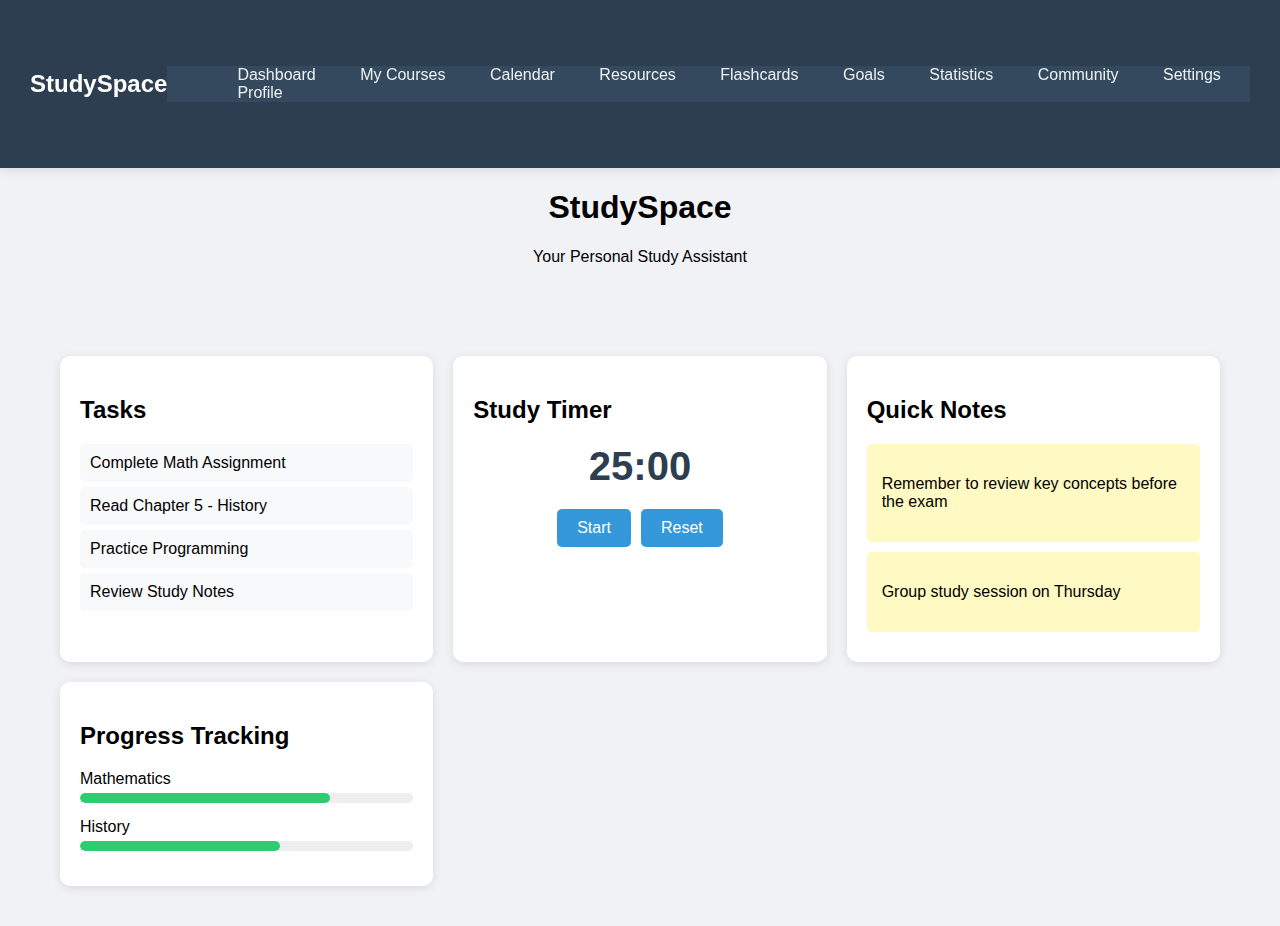
<file: index.html>
<!DOCTYPE html>
<html lang="en">
<head>
    <meta charset="UTF-8">
    <meta name="viewport" content="width=device-width, initial-scale=1.0">
    <title>StudySpace - Personal Study Assistant</title>
    <link rel="stylesheet" href="css/common.css">
    <link rel="stylesheet" href="css/dashboard.css">
</head>
<body>
    <nav style="display: flex; align-items: center;" class="main-nav">
        <div class="nav-logo">StudySpace</div>
        <ul class="nav-links">
            <li><a href="index.html" class="active">Dashboard</a></li>
            <li><a href="courses.html">My Courses</a></li>
            <li><a href="calendar.html">Calendar</a></li>
            <li><a href="resources.html">Resources</a></li>
            <li><a href="flashcards.html">Flashcards</a></li>
            <li><a href="goals.html">Goals</a></li>
            <li><a href="statistics.html">Statistics</a></li>
            <li><a href="community.html">Community</a></li>
            <li><a href="settings.html">Settings</a></li>
            <li><a href="profile.html">Profile</a></li>
        </ul>
    </nav>

    <div class="container">
        <header>
            <h1>StudySpace</h1>
            <p class="subtitle">Your Personal Study Assistant</p>
        </header>

        <div class="dashboard">
            <div class="widget tasks">
                <h2>Tasks</h2>
                <ul class="task-list">
                    <li>Complete Math Assignment</li>
                    <li>Read Chapter 5 - History</li>
                    <li>Practice Programming</li>
                    <li>Review Study Notes</li>
                </ul>
            </div>

            <div class="widget timer">
                <h2>Study Timer</h2>
                <div class="timer-display">25:00</div>
                <div class="timer-controls">
                    <button class="start">Start</button>
                    <button class="reset">Reset</button>
                </div>
            </div>

            <div class="widget notes">
                <h2>Quick Notes</h2>
                <div class="note">
                    <p>Remember to review key concepts before the exam</p>
                </div>
                <div class="note">
                    <p>Group study session on Thursday</p>
                </div>
            </div>

            <div class="widget progress">
                <h2>Progress Tracking</h2>
                <div class="progress-item">
                    <span>Mathematics</span>
                    <div class="progress-bar">
                        <div class="progress-fill" style="width: 75%"></div>
                    </div>
                </div>
                <div class="progress-item">
                    <span>History</span>
                    <div class="progress-bar">
                        <div class="progress-fill" style="width: 60%"></div>
                    </div>
                </div>
            </div>
        </div>
    </div>
</body>
</html>
</file>
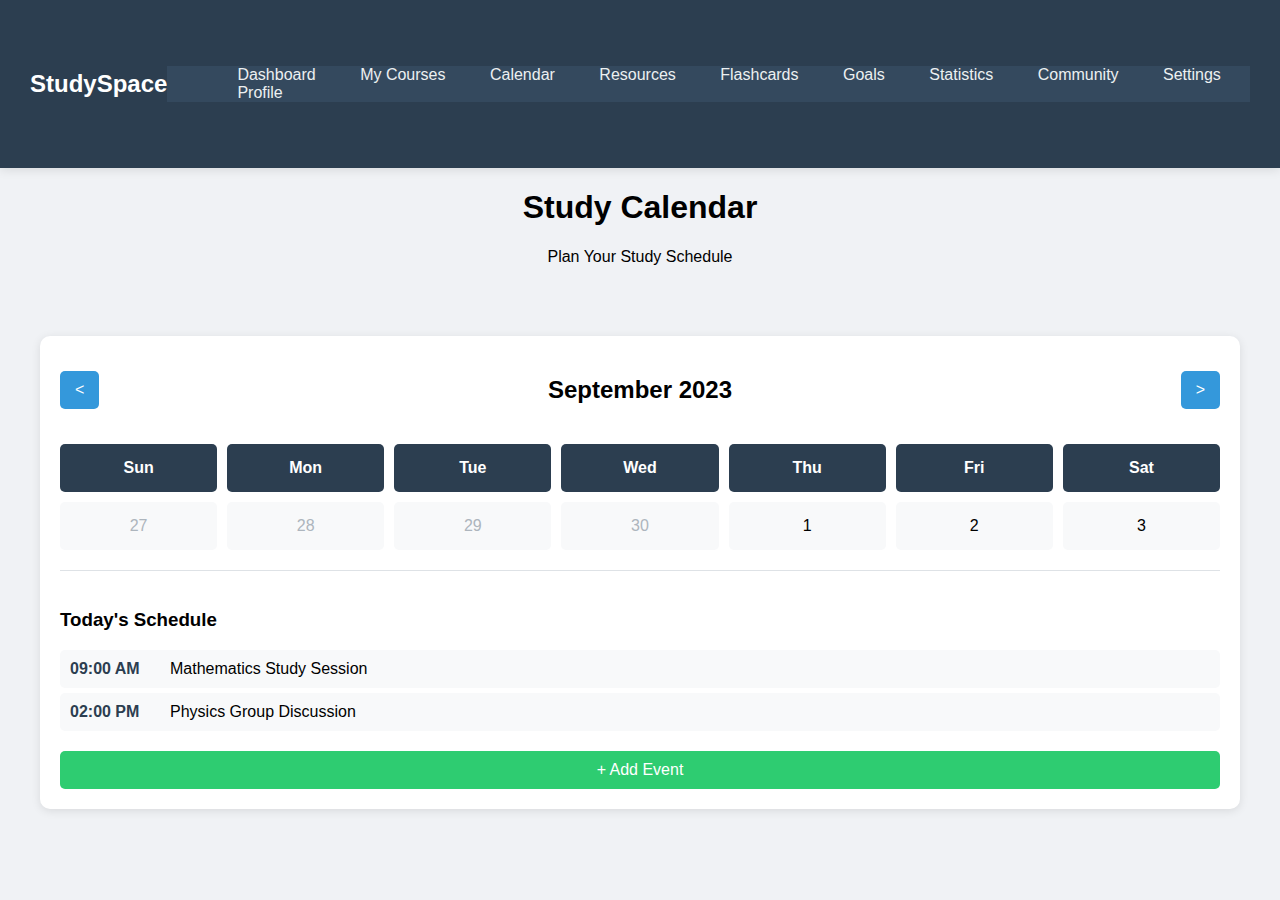
<file: calendar.html>
<!DOCTYPE html>
<html lang="en">
<head>
    <meta charset="UTF-8">
    <meta name="viewport" content="width=device-width, initial-scale=1.0">
    <title>Calendar - StudySpace</title>
    <link rel="stylesheet" href="css/common.css">
    <link rel="stylesheet" href="css/calendar.css">
</head>
<body>
    <nav style="display: flex; justify-content: center; align-items: center;" class="main-nav">
        <div class="nav-logo">StudySpace</div>
        <ul class="nav-links">
            <li><a href="index.html">Dashboard</a></li>
            <li><a href="courses.html" class="active">My Courses</a></li>
            <li><a href="calendar.html">Calendar</a></li>
            <li><a href="resources.html">Resources</a></li>
            <li><a href="flashcards.html">Flashcards</a></li>
            <li><a href="goals.html">Goals</a></li>
            <li><a href="statistics.html">Statistics</a></li>
            <li><a href="community.html">Community</a></li>
            <li><a href="settings.html">Settings</a></li>
            <li><a href="profile.html">Profile</a></li>
        </ul>
    </nav>

    <div class="container">
        <header>
            <h1>Study Calendar</h1>
            <p class="subtitle">Plan Your Study Schedule</p>
        </header>

        <div class="calendar-container">
            <div class="calendar-header">
                <button class="month-nav">&lt;</button>
                <h2>September 2023</h2>
                <button class="month-nav">&gt;</button>
            </div>

            <div class="calendar-grid">
                <div class="calendar-day header">Sun</div>
                <div class="calendar-day header">Mon</div>
                <div class="calendar-day header">Tue</div>
                <div class="calendar-day header">Wed</div>
                <div class="calendar-day header">Thu</div>
                <div class="calendar-day header">Fri</div>
                <div class="calendar-day header">Sat</div>

                <!-- Calendar days -->
                <div class="calendar-day inactive">27</div>
                <div class="calendar-day inactive">28</div>
                <div class="calendar-day inactive">29</div>
                <div class="calendar-day inactive">30</div>
                <div class="calendar-day">1</div>
                <div class="calendar-day">2</div>
                <div class="calendar-day">3</div>
                <!-- More days... -->
            </div>

            <div class="events-list">
                <h3>Today's Schedule</h3>
                <div class="event">
                    <span class="event-time">09:00 AM</span>
                    <span class="event-title">Mathematics Study Session</span>
                </div>
                <div class="event">
                    <span class="event-time">02:00 PM</span>
                    <span class="event-title">Physics Group Discussion</span>
                </div>
                <button class="add-event-btn">+ Add Event</button>
            </div>
        </div>
    </div>
</body>
</html>
</file>
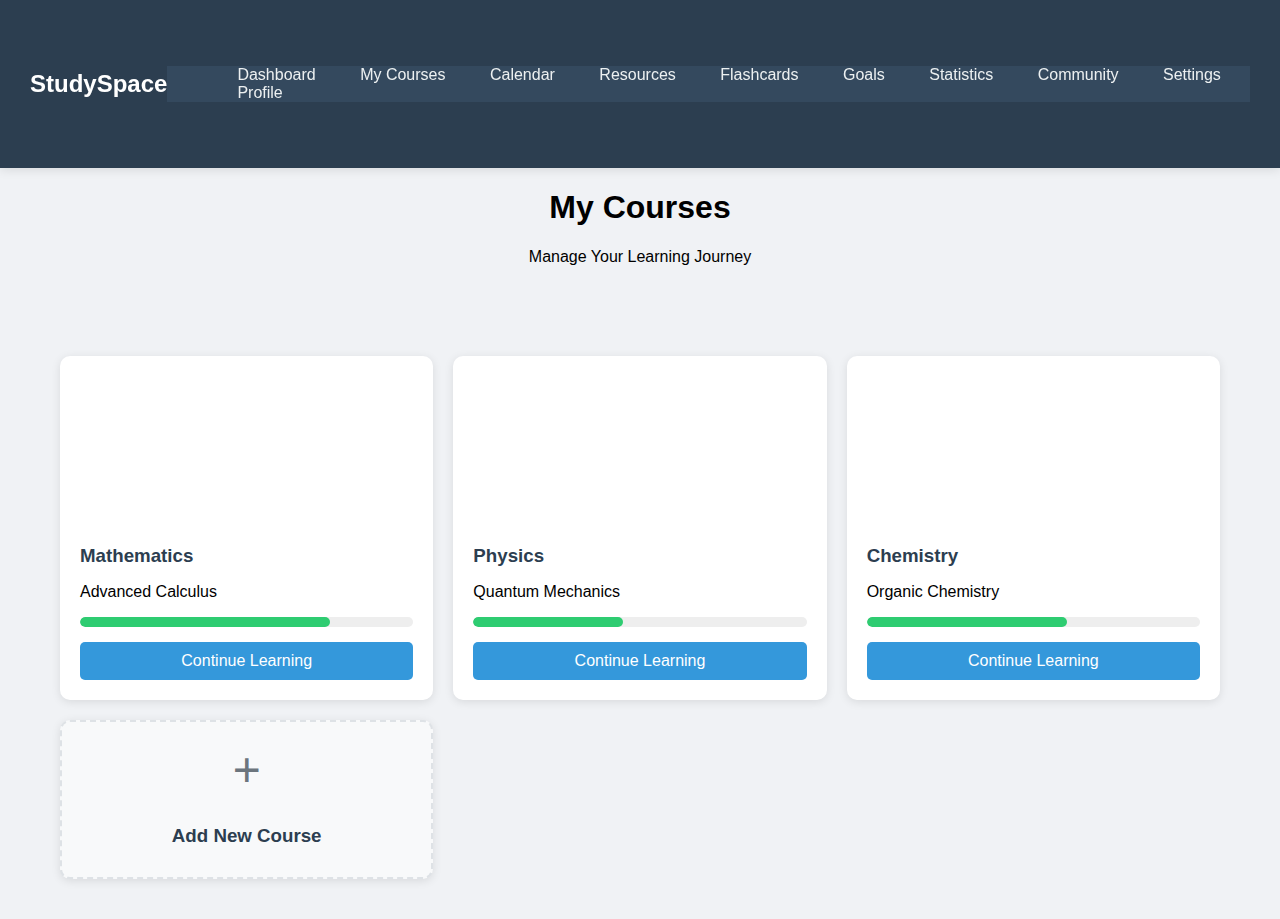
<file: courses.html>
<!DOCTYPE html>
<html lang="en">
<head>
    <meta charset="UTF-8">
    <meta name="viewport" content="width=device-width, initial-scale=1.0">
    <title>My Courses - StudySpace</title>
    <link rel="stylesheet" href="css/common.css">
    <link rel="stylesheet" href="css/courses.css">
</head>
<body>
    <nav style="display: flex; justify-content: center; align-items: center;" class="main-nav">
        <div class="nav-logo">StudySpace</div>
        <ul class="nav-links">
            <li><a href="index.html">Dashboard</a></li>
            <li><a href="courses.html" class="active">My Courses</a></li>
            <li><a href="calendar.html">Calendar</a></li>
            <li><a href="resources.html">Resources</a></li>
            <li><a href="flashcards.html">Flashcards</a></li>
            <li><a href="goals.html">Goals</a></li>
            <li><a href="statistics.html">Statistics</a></li>
            <li><a href="community.html">Community</a></li>
            <li><a href="settings.html">Settings</a></li>
            <li><a href="profile.html">Profile</a></li>
        </ul>
    </nav>

    <div class="container">
        <header>
            <h1>My Courses</h1>
            <p class="subtitle">Manage Your Learning Journey</p>
        </header>

        <div class="courses-grid">
            <div class="course-card">
                <div class="course-image mathematics"></div>
                <h3>Mathematics</h3>
                <p>Advanced Calculus</p>
                <div class="progress-bar">
                    <div class="progress-fill" style="width: 75%"></div>
                </div>
                <button class="continue-btn">Continue Learning</button>
            </div>

            <div class="course-card">
                <div class="course-image physics"></div>
                <h3>Physics</h3>
                <p>Quantum Mechanics</p>
                <div class="progress-bar">
                    <div class="progress-fill" style="width: 45%"></div>
                </div>
                <button class="continue-btn">Continue Learning</button>
            </div>

            <div class="course-card">
                <div class="course-image chemistry"></div>
                <h3>Chemistry</h3>
                <p>Organic Chemistry</p>
                <div class="progress-bar">
                    <div class="progress-fill" style="width: 60%"></div>
                </div>
                <button class="continue-btn">Continue Learning</button>
            </div>

            <div class="course-card add-course">
                <div class="add-icon">+</div>
                <h3>Add New Course</h3>
            </div>
        </div>
    </div>
</body>
</html>
</file>
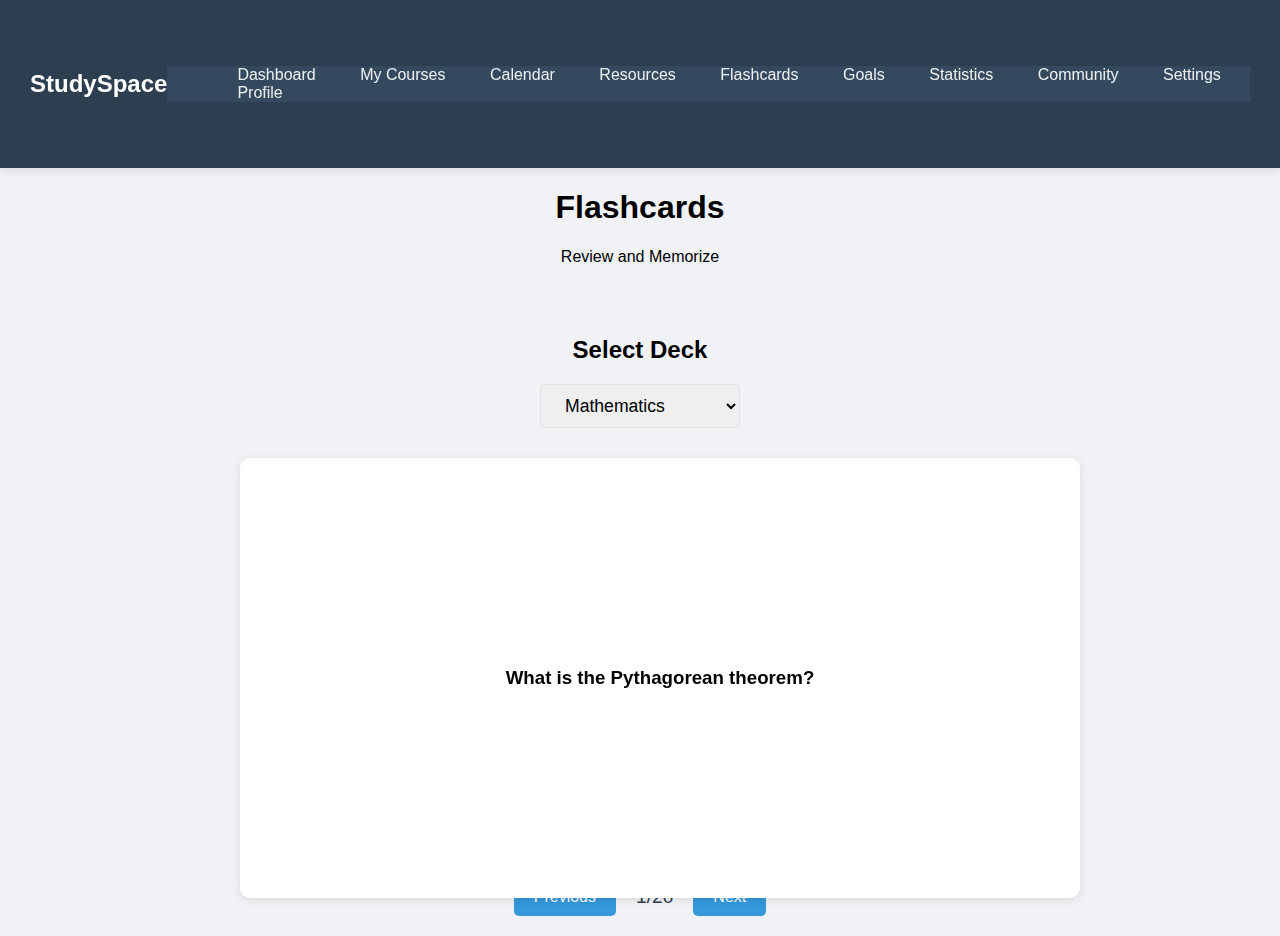
<file: flashcards.html>
<!DOCTYPE html>
<html lang="en">
<head>
    <meta charset="UTF-8">
    <meta name="viewport" content="width=device-width, initial-scale=1.0">
    <title>Flashcards - StudySpace</title>
    <link rel="stylesheet" href="css/common.css">
    <link rel="stylesheet" href="css/flashcards.css">
</head>
<body>
    <nav style="display: flex; justify-content: center; align-items: center;" class="main-nav">
        <!-- Same navigation as other pages -->
        <div class="nav-logo">StudySpace</div>
        <ul class="nav-links">
            <li><a href="index.html">Dashboard</a></li>
            <li><a href="courses.html" class="active">My Courses</a></li>
            <li><a href="calendar.html">Calendar</a></li>
            <li><a href="resources.html">Resources</a></li>
            <li><a href="flashcards.html">Flashcards</a></li>
            <li><a href="goals.html">Goals</a></li>
            <li><a href="statistics.html">Statistics</a></li>
            <li><a href="community.html">Community</a></li>
            <li><a href="settings.html">Settings</a></li>
            <li><a href="profile.html">Profile</a></li>
        </ul>
    </nav>

    <div class="container">
        <header>
            <h1>Flashcards</h1>
            <p class="subtitle">Review and Memorize</p>
        </header>

        <div class="flashcards-container">
            <div class="deck-selection">
                <h2>Select Deck</h2>
                <select class="deck-select">
                    <option>Mathematics</option>
                    <option>Physics</option>
                    <option>Chemistry</option>
                </select>
            </div>

            <div class="flashcard">
                <div class="flashcard-inner">
                    <div class="flashcard-front">
                        <h3>What is the Pythagorean theorem?</h3>
                    </div>
                    <div class="flashcard-back">
                        <p>a² + b² = c²</p>
                        <p>In a right triangle, the square of the hypotenuse equals the sum of squares of the other two sides.</p>
                    </div>
                </div>
            </div>

            <div class="flashcard-controls">
                <button class="prev-btn">Previous</button>
                <span class="card-counter">1/20</span>
                <button class="next-btn">Next</button>
            </div>
        </div>
    </div>
</body>
</html>
</file>
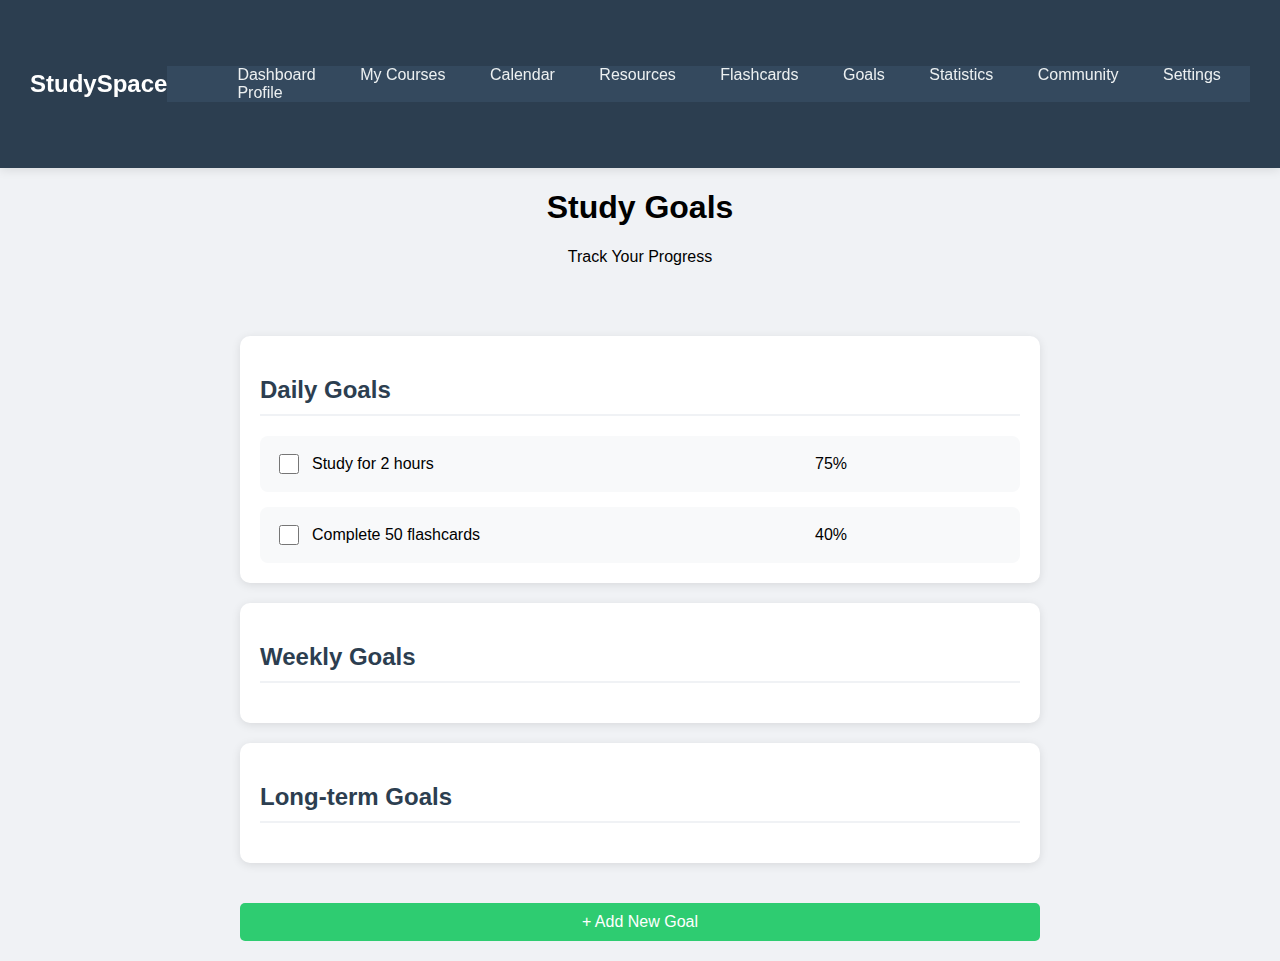
<file: goals.html>
<!DOCTYPE html>
<html lang="en">
<head>
    <meta charset="UTF-8">
    <meta name="viewport" content="width=device-width, initial-scale=1.0">
    <title>Goals - StudySpace</title>
    <link rel="stylesheet" href="css/common.css">
    <link rel="stylesheet" href="css/goals.css">
</head>
<body>
    <nav style="display: flex; justify-content: center; align-items: center;" class="main-nav">
        <!-- Same navigation as other pages -->
        <div class="nav-logo">StudySpace</div>
        <ul class="nav-links">
            <li><a href="index.html">Dashboard</a></li>
            <li><a href="courses.html" class="active">My Courses</a></li>
            <li><a href="calendar.html">Calendar</a></li>
            <li><a href="resources.html">Resources</a></li>
            <li><a href="flashcards.html">Flashcards</a></li>
            <li><a href="goals.html">Goals</a></li>
            <li><a href="statistics.html">Statistics</a></li>
            <li><a href="community.html">Community</a></li>
            <li><a href="settings.html">Settings</a></li>
            <li><a href="profile.html">Profile</a></li>
        </ul>
    </nav>

    <div class="container">
        <header>
            <h1>Study Goals</h1>
            <p class="subtitle">Track Your Progress</p>
        </header>

        <div class="goals-container">
            <div class="goals-section">
                <h2>Daily Goals</h2>
                <div class="goal-list">
                    <div class="goal-item">
                        <div class="goal-check">
                            <input type="checkbox" id="goal1">
                            <label for="goal1">Study for 2 hours</label>
                        </div>
                        <div class="goal-progress">
                            <div class="progress-bar">
                                <div class="progress-fill" style="width: 75%"></div>
                            </div>
                            <span>75%</span>
                        </div>
                    </div>
                    <div class="goal-item">
                        <div class="goal-check">
                            <input type="checkbox" id="goal2">
                            <label for="goal2">Complete 50 flashcards</label>
                        </div>
                        <div class="goal-progress">
                            <div class="progress-bar">
                                <div class="progress-fill" style="width: 40%"></div>
                            </div>
                            <span>40%</span>
                        </div>
                    </div>
                </div>
            </div>

            <div class="goals-section">
                <h2>Weekly Goals</h2>
                <div class="goal-list">
                    <!-- Similar structure as daily goals -->
                </div>
            </div>

            <div class="goals-section">
                <h2>Long-term Goals</h2>
                <div class="goal-list">
                    <!-- Similar structure as daily goals -->
                </div>
            </div>

            <button class="add-goal-btn">+ Add New Goal</button>
        </div>
    </div>
</body>
</html>
</file>
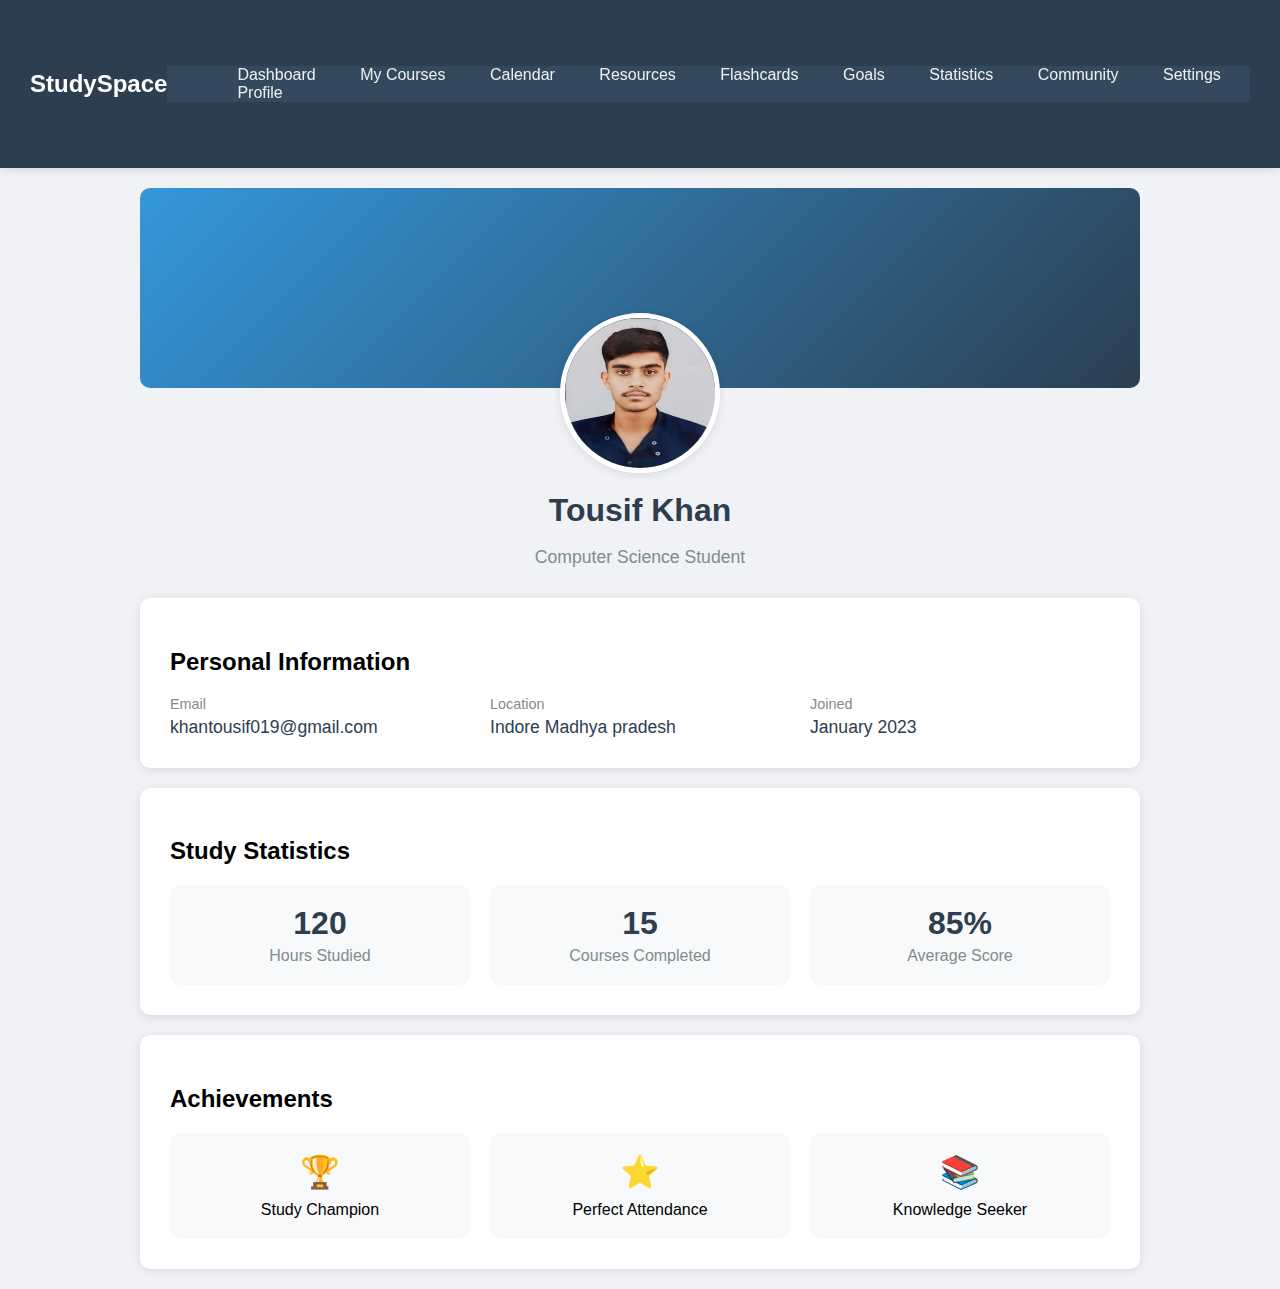
<file: profile.html>
<!DOCTYPE html>
<html lang="en">
<head>
    <meta charset="UTF-8">
    <meta name="viewport" content="width=device-width, initial-scale=1.0">
    <title>Profile - StudySpace</title>
<link rel="stylesheet" href="css/common.css">
    <link rel="stylesheet" href="css/profile.css">
</head>
<body>
    <nav style="display: flex; justify-content: center; align-items: center;" class="main-nav">
       
        <div class="nav-logo">StudySpace</div>
        <ul class="nav-links">
            <li><a href="index.html">Dashboard</a></li>
            <li><a href="courses.html" class="active">My Courses</a></li>
            <li><a href="calendar.html">Calendar</a></li>
            <li><a href="resources.html">Resources</a></li>
            <li><a href="flashcards.html">Flashcards</a></li>
            <li><a href="goals.html">Goals</a></li>
            <li><a href="statistics.html">Statistics</a></li>
            <li><a href="community.html">Community</a></li>
            <li><a href="settings.html">Settings</a></li>
            <li><a href="profile.html">Profile</a></li>
        </ul>
    </nav>

    <div class="container">
        <div class="profile-container">
            <div class="profile-header">
                <div class="profile-cover"></div>
                <div class="profile-info">
                    <img src="images/passportsize.jpg" alt="Profile Picture" class="profile-picture">
                    <h1>Tousif Khan</h1>
                    <p>Computer Science Student</p>
                </div>
            </div>

            <div class="profile-content">
                <div class="profile-section">
                    <h2>Personal Information</h2>
                    <div class="info-grid">
                        <div class="info-item">
                            <span class="info-label">Email</span>
                            <span class="info-value">khantousif019@gmail.com</span>
                        </div>
                        <div class="info-item">
                            <span class="info-label">Location</span>
                            <span class="info-value">Indore Madhya pradesh</span>
                        </div>
                        <div class="info-item">
                            <span class="info-label">Joined</span>
                            <span class="info-value">January 2023</span>
                        </div>
                    </div>
                </div>

                <div class="profile-section">
                    <h2>Study Statistics</h2>
                    <div class="stats-grid">
                        <div class="stat-box">
                            <span class="stat-number">120</span>
                            <span class="stat-label">Hours Studied</span>
                        </div>
                        <div class="stat-box">
                            <span class="stat-number">15</span>
                            <span class="stat-label">Courses Completed</span>
                        </div>
                        <div class="stat-box">
                            <span class="stat-number">85%</span>
                            <span class="stat-label">Average Score</span>
                        </div>
                    </div>
                </div>

                <div class="profile-section">
                    <h2>Achievements</h2>
                    <div class="achievements-grid">
                        <div class="achievement">
                            <div class="achievement-icon">🏆</div>
                            <span>Study Champion</span>
                        </div>
                        <div class="achievement">
                            <div class="achievement-icon">⭐</div>
                            <span>Perfect Attendance</span>
                        </div>
                        <div class="achievement">
                            <div class="achievement-icon">📚</div>
                            <span>Knowledge Seeker</span>
                        </div>
                    </div>
                </div>
            </div>
        </div>
    </div>
</body>
</html>
</file>
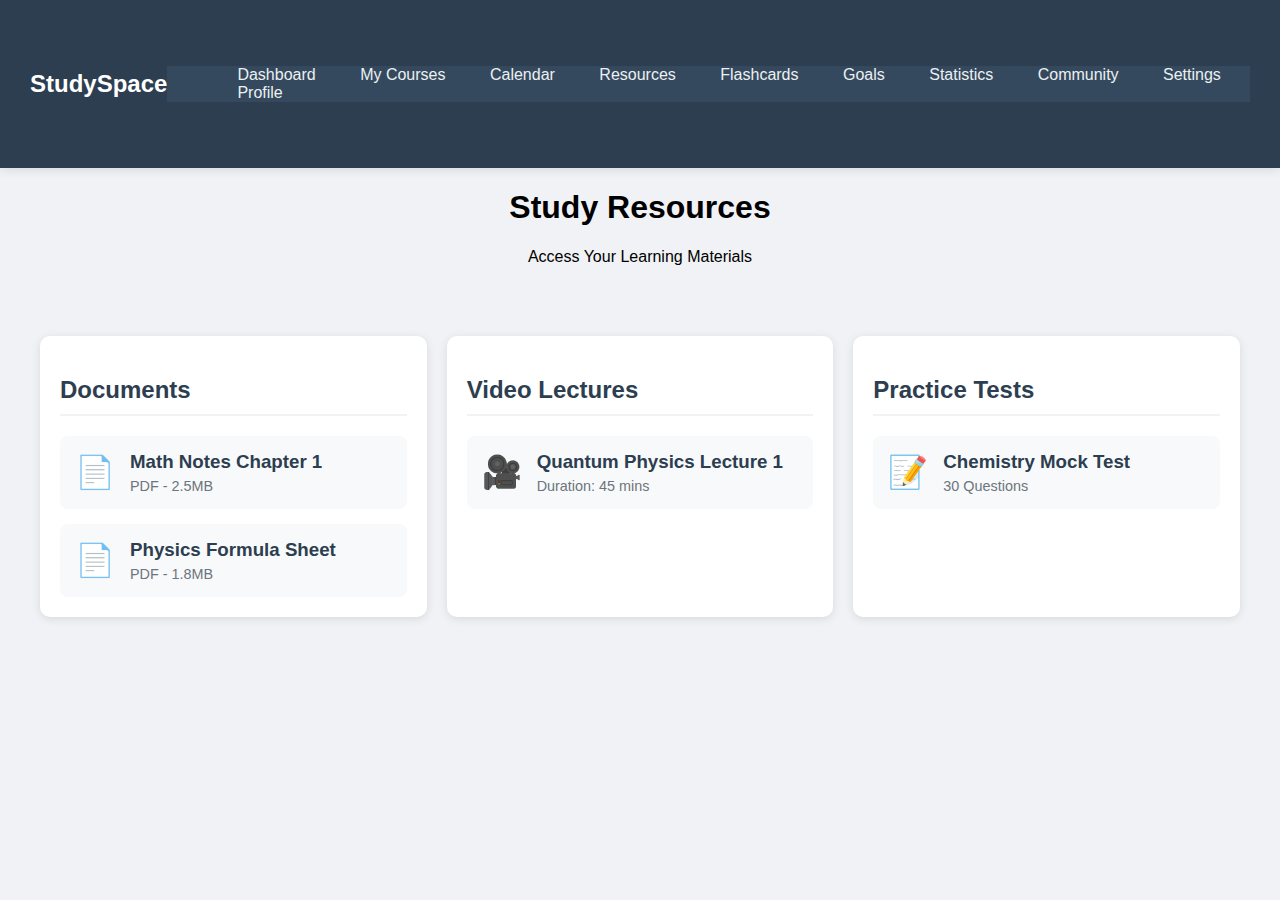
<file: resources.html>
<!DOCTYPE html>
<html lang="en">
<head>
    <meta charset="UTF-8">
    <meta name="viewport" content="width=device-width, initial-scale=1.0">
    <title>Resources - StudySpace</title>
    <link rel="stylesheet" href="css/common.css">
    <link rel="stylesheet" href="css/resources.css">
</head>
<body>
    <nav style="display: flex; justify-content: center; align-items: center;" class="main-nav">
        <!-- Same navigation as other pages -->
        <div class="nav-logo">StudySpace</div>
        <ul class="nav-links">
            <li><a href="index.html">Dashboard</a></li>
            <li><a href="courses.html" class="active">My Courses</a></li>
            <li><a href="calendar.html">Calendar</a></li>
            <li><a href="resources.html">Resources</a></li>
            <li><a href="flashcards.html">Flashcards</a></li>
            <li><a href="goals.html">Goals</a></li>
            <li><a href="statistics.html">Statistics</a></li>
            <li><a href="community.html">Community</a></li>
            <li><a href="settings.html">Settings</a></li>
            <li><a href="profile.html">Profile</a></li>
        </ul>
    </nav>

    <div class="container">
        <header>
            <h1>Study Resources</h1>
            <p class="subtitle">Access Your Learning Materials</p>
        </header>

        <div class="resources-grid">
            <div class="resource-category">
                <h2>Documents</h2>
                <div class="resource-list">
                    <div class="resource-item">
                        <div class="resource-icon">📄</div>
                        <div class="resource-info">
                            <h3>Math Notes Chapter 1</h3>
                            <p>PDF - 2.5MB</p>
                        </div>
                    </div>
                    <div class="resource-item">
                        <div class="resource-icon">📄</div>
                        <div class="resource-info">
                            <h3>Physics Formula Sheet</h3>
                            <p>PDF - 1.8MB</p>
                        </div>
                    </div>
                </div>
            </div>

            <div class="resource-category">
                <h2>Video Lectures</h2>
                <div class="resource-list">
                    <div class="resource-item">
                        <div class="resource-icon">🎥</div>
                        <div class="resource-info">
                            <h3>Quantum Physics Lecture 1</h3>
                            <p>Duration: 45 mins</p>
                        </div>
                    </div>
                </div>
            </div>

            <div class="resource-category">
                <h2>Practice Tests</h2>
                <div class="resource-list">
                    <div class="resource-item">
                        <div class="resource-icon">📝</div>
                        <div class="resource-info">
                            <h3>Chemistry Mock Test</h3>
                            <p>30 Questions</p>
                        </div>
                    </div>
                </div>
            </div>
        </div>
    </div>
</body>
</html>
</file>
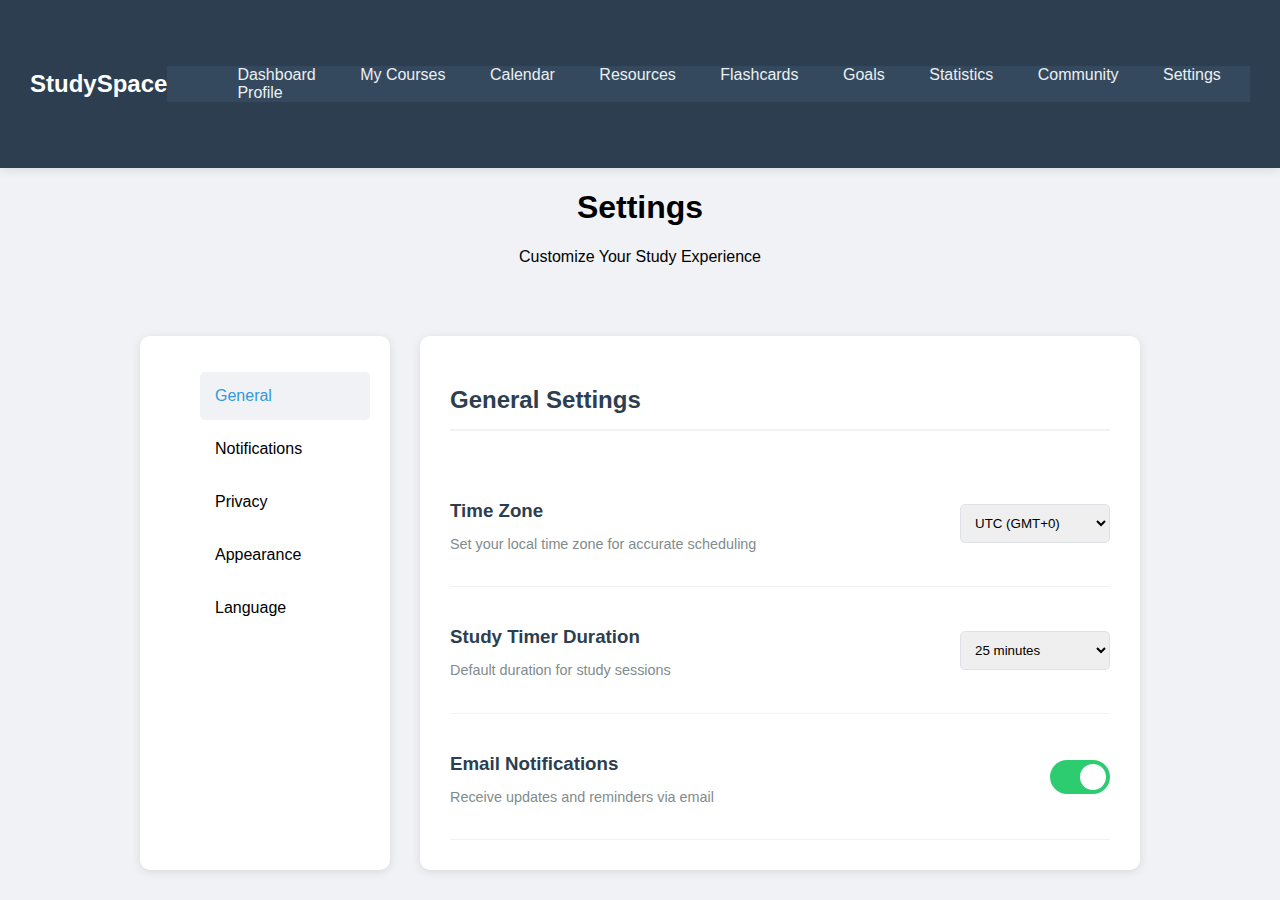
<file: settings.html>
<!DOCTYPE html>
<html lang="en">
<head>
    <meta charset="UTF-8">
    <meta name="viewport" content="width=device-width, initial-scale=1.0">
    <title>Settings - StudySpace</title>
    <link rel="stylesheet" href="css/common.css">
    
    <link rel="stylesheet" href="css/settings.css">
</head>
<body>
    <nav style="display: flex; justify-content: center; align-items: center;" class="main-nav">
        <!-- Same navigation as other pages -->
        <div class="nav-logo">StudySpace</div>
        <ul class="nav-links">
            <li><a href="index.html">Dashboard</a></li>
            <li><a href="courses.html" class="active">My Courses</a></li>
            <li><a href="calendar.html">Calendar</a></li>
            <li><a href="resources.html">Resources</a></li>
            <li><a href="flashcards.html">Flashcards</a></li>
            <li><a href="goals.html">Goals</a></li>
            <li><a href="statistics.html">Statistics</a></li>
            <li><a href="community.html">Community</a></li>
            <li><a href="settings.html">Settings</a></li>
            <li><a href="profile.html">Profile</a></li>
        </ul>
    </nav>

    <div class="container">
        <header>
            <h1>Settings</h1>
            <p class="subtitle">Customize Your Study Experience</p>
        </header>

        <div class="settings-container">
            <div class="settings-sidebar">
                <ul class="settings-nav">
                    <li class="active">General</li>
                    <li>Notifications</li>
                    <li>Privacy</li>
                    <li>Appearance</li>
                    <li>Language</li>
                </ul>
            </div>

            <div class="settings-content">
                <section class="settings-section">
                    <h2>General Settings</h2>
                    
                    <div class="setting-item">
                        <div class="setting-info">
                            <h3>Time Zone</h3>
                            <p>Set your local time zone for accurate scheduling</p>
                        </div>
                        <select class="setting-control">
                            <option>UTC (GMT+0)</option>
                            <option>EST (GMT-5)</option>
                            <option>PST (GMT-8)</option>
                        </select>
                    </div>

                    <div class="setting-item">
                        <div class="setting-info">
                            <h3>Study Timer Duration</h3>
                            <p>Default duration for study sessions</p>
                        </div>
                        <select class="setting-control">
                            <option>25 minutes</option>
                            <option>30 minutes</option>
                            <option>45 minutes</option>
                            <option>60 minutes</option>
                        </select>
                    </div>

                    <div class="setting-item">
                        <div class="setting-info">
                            <h3>Email Notifications</h3>
                            <p>Receive updates and reminders via email</p>
                        </div>
                        <label class="switch">
                            <input type="checkbox" checked>
                            <span class="slider"></span>
                        </label>
                    </div>
                </section>
            </div>
        </div>
    </div>
</body>
</html>
</file>
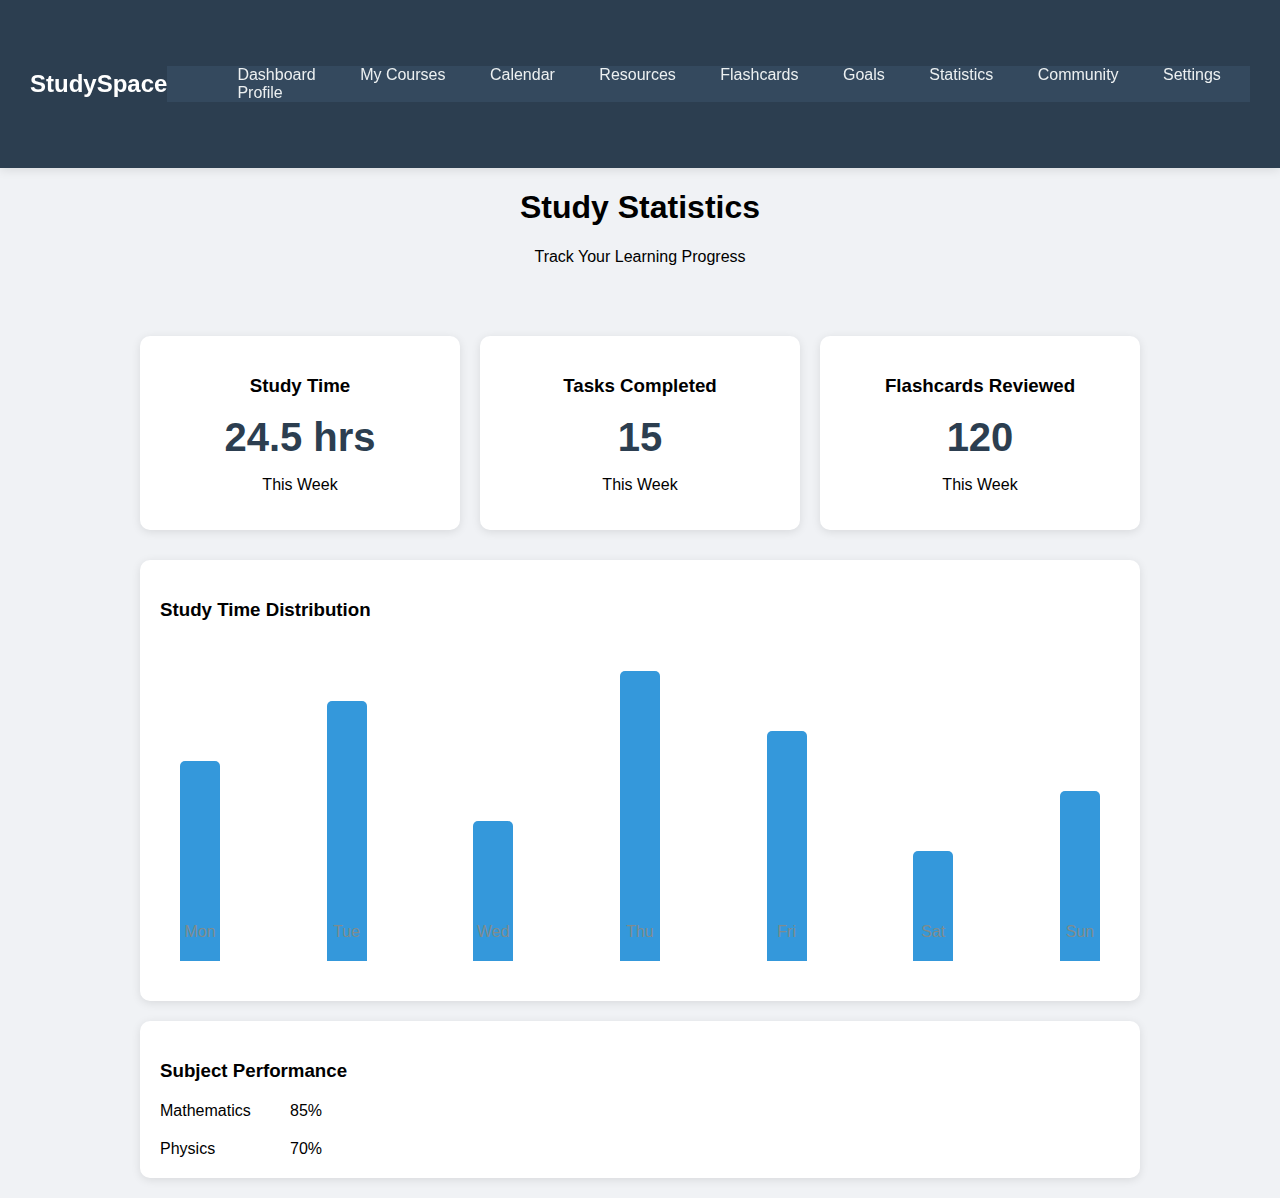
<file: statistics.html>
<!DOCTYPE html>
<html lang="en">
<head>
    <meta charset="UTF-8">
    <meta name="viewport" content="width=device-width, initial-scale=1.0">
    <title>Statistics - StudySpace</title>
    <link rel="stylesheet" href="css/common.css">
    <link rel="stylesheet" href="css/statistics.css">
</head>
<body>
    <nav style="display: flex; align-items: center;" class="main-nav">
        <!-- Same navigation as other pages -->
        <div class="nav-logo">StudySpace</div>
        <ul class="nav-links">
            <li><a href="index.html">Dashboard</a></li>
            <li><a href="courses.html" class="active">My Courses</a></li>
            <li><a href="calendar.html">Calendar</a></li>
            <li><a href="resources.html">Resources</a></li>
            <li><a href="flashcards.html">Flashcards</a></li>
            <li><a href="goals.html">Goals</a></li>
            <li><a href="statistics.html">Statistics</a></li>
            <li><a href="community.html">Community</a></li>
            <li><a href="settings.html">Settings</a></li>
            <li><a href="profile.html">Profile</a></li>
        </ul>
    </nav>

    <div class="container">
        <header>
            <h1>Study Statistics</h1>
            <p class="subtitle">Track Your Learning Progress</p>
        </header>

        <div class="stats-container">
            <div class="stats-overview">
                <div class="stat-card">
                    <h3>Study Time</h3>
                    <div class="stat-value">24.5 hrs</div>
                    <p>This Week</p>
                </div>
                <div class="stat-card">
                    <h3>Tasks Completed</h3>
                    <div class="stat-value">15</div>
                    <p>This Week</p>
                </div>
                <div class="stat-card">
                    <h3>Flashcards Reviewed</h3>
                    <div class="stat-value">120</div>
                    <p>This Week</p>
                </div>
            </div>

            <div class="stats-detail">
                <div class="chart-container">
                    <h3>Study Time Distribution</h3>
                    <div class="chart-placeholder">
                        <!-- Placeholder for chart -->
                        <div class="bar-chart">
                            <div class="bar" style="height: 60%">Mon</div>
                            <div class="bar" style="height: 80%">Tue</div>
                            <div class="bar" style="height: 40%">Wed</div>
                            <div class="bar" style="height: 90%">Thu</div>
                            <div class="bar" style="height: 70%">Fri</div>
                            <div class="bar" style="height: 30%">Sat</div>
                            <div class="bar" style="height: 50%">Sun</div>
                        </div>
                    </div>
                </div>

                <div class="subject-stats">
                    <h3>Subject Performance</h3>
                    <div class="subject-progress">
                        <div class="subject">
                            <span>Mathematics</span>
                            <div class="progress-bar">
                                <div class="progress-fill" style="width: 85%"></div>
                            </div>
                            <span>85%</span>
                        </div>
                        <div class="subject">
                            <span>Physics</span>
                            <div class="progress-bar">
                                <div class="progress-fill" style="width: 70%"></div>
                            </div>
                            <span>70%</span>
                        </div>
                    </div>
                </div>
            </div>
        </div>
    </div>
</body>
</html>
</file>
<file: css/common.css>
/* General Styles */
body {
    margin: 0;
    padding: 0;
    font-family: Arial, sans-serif;
    background: #f0f2f5;
}

.container {
    max-width: 1200px;
    margin: 20px auto;
    padding: 0 20px;
}

header {
    text-align: center;
    margin-bottom: 70px;
}

/* Navigation Styles */
.main-nav {
    background: #2c3e50;
    padding: 50px 30px;
    position: sticky;
    top: 0;
    z-index: 100;
    box-shadow: 0 2px 10px rgba(0, 0, 0, 0.1);
}

.nav-logo {
    color: white;
    font-size: 1.5em;
    font-weight: bold;
    float: left;
}

.nav-links {
    list-style: none;
    float: right;
}

.nav-links li {
    display: inline-block;
    margin-left: 20px;
}

.nav-links a {
    color: #ecf0f1;
    text-decoration: none;
    padding: 5px 10px;
    border-radius: 5px;
    transition: all 0.3s ease;
}

.nav-links a:hover, .nav-links {
    background: #34495e;
    color: #3498db;
}

/* Button Styles */
button {
    padding: 10px 20px;
    border: none;
    border-radius: 5px;
    cursor: pointer;
    background-color: #3498db;
    color: white;
    font-size: 1em;
}

button:hover {
    background-color: #2980b9;
}

/* Progress Bar Styles */
.progress-bar {
    background: #eee;
    height: 10px;
    border-radius: 5px;
    overflow: hidden;
}

.progress-fill {
    height: 100%;
    background: #2ecc71;
    border-radius: 5px;
    transition: width 0.3s ease;
}

/* Responsive Design */
@media (max-width: 768px) {
    .main-nav {
        padding: 10px;
    }

    .nav-logo {
        float: none;
        text-align: center;
        margin-bottom: 10px;
    }

    .nav-links {
        float: none;
        text-align: center;
    }

    .nav-links li {
        display: block;
        margin: 5px 0;
    }

    .container {
        padding: 10px;
        margin-top: 40%;
    }
}
</file>
<file: css/dashboard.css>
.dashboard {
    display: grid;
    grid-template-columns: repeat(auto-fit, minmax(300px, 1fr));
    gap: 20px;
    padding: 20px;
}

.widget {
    background: white;
    border-radius: 10px;
    padding: 20px;
    box-shadow: 0 2px 10px rgba(0, 0, 0, 0.1);
}

/* Tasks Widget */
.task-list {
    list-style: none;
    padding: 0;
}

.task-list li {
    padding: 10px;
    margin: 5px 0;
    background: #f8f9fa;
    border-radius: 5px;
}

/* Timer Widget */
.timer-display {
    font-size: 2.5em;
    text-align: center;
    margin: 20px 0;
    font-weight: bold;
    color: #2c3e50;
}

.timer-controls {
    display: flex;
    justify-content: center;
    gap: 10px;
}

/* Notes Widget */
.note {
    background: #fff9c4;
    padding: 15px;
    margin-bottom: 10px;
    border-radius: 5px;
}

/* Progress Widget */
.progress-item {
    margin-bottom: 15px;
}

.progress-item span {
    display: block;
    margin-bottom: 5px;
}

.progress-bar {
    background: #eee;
    height: 10px;
    border-radius: 5px;
    overflow: hidden;
}

.progress-fill {
    height: 100%;
    background: #2ecc71;
    border-radius: 5px;
    transition: width 0.3s ease;
}

@media (max-width: 768px) {
    .dashboard {
        grid-template-columns: 1fr;
    }
}
</file>
<file: css/calendar.css>
.calendar-container {
    background: white;
    border-radius: 10px;
    padding: 20px;
    box-shadow: 0 2px 10px rgba(0, 0, 0, 0.1);
}

.calendar-header {
    display: flex;
    justify-content: space-between;
    align-items: center;
    margin-bottom: 20px;
}

.month-nav {
    background: #3498db;
    color: white;
    border: none;
    padding: 10px 15px;
    border-radius: 5px;
    cursor: pointer;
}

.calendar-grid {
    display: grid;
    grid-template-columns: repeat(7, 1fr);
    gap: 10px;
    margin-bottom: 20px;
}

.calendar-day {
    text-align: center;
    padding: 15px;
    border-radius: 5px;
    background: #f8f9fa;
}

.calendar-day.header {
    background: #2c3e50;
    color: white;
    font-weight: bold;
}

.calendar-day.inactive {
    color: #adb5bd;
}

.events-list {
    margin-top: 20px;
    padding-top: 20px;
    border-top: 1px solid #dee2e6;
}

.event {
    display: flex;
    padding: 10px;
    margin: 5px 0;
    background: #f8f9fa;
    border-radius: 5px;
}

.event-time {
    min-width: 100px;
    color: #2c3e50;
    font-weight: bold;
}

.add-event-btn {
    width: 100%;
    margin-top: 15px;
    background: #2ecc71;
}

.add-event-btn:hover {
    background: #27ae60;
}

@media (max-width: 768px) {
    .calendar-day {
        padding: 10px;
        font-size: 0.9em;
    }

    .event {
        flex-direction: column;
    }

    .event-time {
        margin-bottom: 5px;
    }
}
</file>
<file: css/courses.css>
.courses-grid {
    display: grid;
    grid-template-columns: repeat(auto-fit, minmax(280px, 1fr));
    gap: 20px;
    padding: 20px;
}

.course-card {
    background: white;
    border-radius: 10px;
    padding: 20px;
    box-shadow: 0 2px 10px rgba(0, 0, 0, 0.1);
    transition: transform 0.3s ease;
}

.course-card:hover {
    transform: translateY(-5px);
}

.course-image {
    height: 150px;
    border-radius: 8px;
    margin-bottom: 15px;
    background-size: cover;
    background-position: center;
}

.course-image.mathematics {
    background-image: url('https://via.placeholder.com/300x150?text=Mathematics');
}

.course-image.physics {
    background-image: url('https://via.placeholder.com/300x150?text=Physics');
}

.course-image.chemistry {
    background-image: url('https://via.placeholder.com/300x150?text=Chemistry');
}

.course-card h3 {
    color: #2c3e50;
    margin-bottom: 10px;
}

.continue-btn {
    width: 100%;
    margin-top: 15px;
}

.add-course {
    display: flex;
    flex-direction: column;
    align-items: center;
    justify-content: center;
    cursor: pointer;
    background: #f8f9fa;
    border: 2px dashed #dee2e6;
}

.add-icon {
    font-size: 3em;
    color: #6c757d;
    margin-bottom: 10px;
}
</file>
<file: css/flashcards.css>
.flashcards-container {
    max-width: 800px;
    margin: 0 auto;
}

.deck-selection {
    text-align: center;
    margin-bottom: 30px;
}

.deck-select {
    padding: 10px 20px;
    font-size: 1.1em;
    border-radius: 5px;
    border: 1px solid #dee2e6;
    width: 200px;
}

.flashcard {
    perspective: 1000px;
    height: 400px;
    margin: 20px auto;
    cursor: pointer;
}

.flashcard-inner {
    position: relative;
    width: 100%;
    height: 100%;
    text-align: center;
    transition: transform 0.8s;
    transform-style: preserve-3d;
}

.flashcard:hover .flashcard-inner {
    transform: rotateY(180deg);
}

.flashcard-front, .flashcard-back {
    position: absolute;
    width: 100%;
    height: 100%;
    backface-visibility: hidden;
    display: flex;
    align-items: center;
    justify-content: center;
    flex-direction: column;
    padding: 20px;
    background: white;
    border-radius: 10px;
    box-shadow: 0 2px 10px rgba(0, 0, 0, 0.1);
}

.flashcard-back {
    transform: rotateY(180deg);
    background: #f8f9fa;
}

.flashcard-controls {
    display: flex;
    justify-content: center;
    align-items: center;
    gap: 20px;
    margin-top: 20px;
}

.card-counter {
    font-size: 1.2em;
    color: #2c3e50;
}

.prev-btn, .next-btn {
    padding: 10px 20px;
}
</file>
<file: css/goals.css>
.goals-container {
    max-width: 800px;
    margin: 0 auto;
}

.goals-section {
    background: white;
    border-radius: 10px;
    padding: 20px;
    margin-bottom: 20px;
    box-shadow: 0 2px 10px rgba(0, 0, 0, 0.1);
}

.goals-section h2 {
    color: #2c3e50;
    margin-bottom: 20px;
    padding-bottom: 10px;
    border-bottom: 2px solid #f0f2f5;
}

.goal-list {
    display: flex;
    flex-direction: column;
    gap: 15px;
}

.goal-item {
    display: flex;
    justify-content: space-between;
    align-items: center;
    padding: 15px;
    background: #f8f9fa;
    border-radius: 8px;
}

.goal-check {
    display: flex;
    align-items: center;
    gap: 10px;
}

.goal-check input[type="checkbox"] {
    width: 20px;
    height: 20px;
}

.goal-progress {
    display: flex;
    align-items: center;
    gap: 10px;
    min-width: 200px;
}

.add-goal-btn {
    width: 100%;
    margin-top: 20px;
    background: #2ecc71;
}

.add-goal-btn:hover {
    background: #27ae60;
}
</file>
<file: css/profile.css>
.profile-container {
    max-width: 1000px;
    margin: 0 auto;
}

.profile-header {
    position: relative;
    margin-bottom: 30px;
}

.profile-cover {
    height: 200px;
    background: linear-gradient(135deg, #3498db, #2c3e50);
    border-radius: 10px;
}

.profile-info {
    text-align: center;
    margin-top: -75px;
}

.profile-picture {
    width: 150px;
    height: 150px;
    border-radius: 50%;
    border: 5px solid white;
    box-shadow: 0 2px 10px rgba(0, 0, 0, 0.1);
}

.profile-info h1 {
    margin: 15px 0 5px;
    color: #2c3e50;
}

.profile-info p {
    color: #7f8c8d;
    font-size: 1.1em;
}

.profile-section {
    background: white;
    border-radius: 10px;
    padding: 30px;
    margin-bottom: 20px;
    box-shadow: 0 2px 10px rgba(0, 0, 0, 0.1);
}

.info-grid {
    display: grid;
    grid-template-columns: repeat(auto-fit, minmax(250px, 1fr));
    gap: 20px;
    margin-top: 20px;
}

.info-item {
    display: flex;
    flex-direction: column;
    gap: 5px;
}

.info-label {
    color: #7f8c8d;
    font-size: 0.9em;
}

.info-value {
    color: #2c3e50;
    font-size: 1.1em;
}

.stats-grid {
    display: grid;
    grid-template-columns: repeat(auto-fit, minmax(200px, 1fr));
    gap: 20px;
    margin-top: 20px;
}

.stat-box {
    text-align: center;
    padding: 20px;
    background: #f8f9fa;
    border-radius: 10px;
}

.stat-number {
    display: block;
    font-size: 2em;
    color: #2c3e50;
    font-weight: bold;
}

.stat-label {
    color: #7f8c8d;
    margin-top: 5px;
    display: block;
}

.achievements-grid {
    display: grid;
    grid-template-columns: repeat(auto-fit, minmax(150px, 1fr));
    gap: 20px;
    margin-top: 20px;
}

.achievement {
    display: flex;
    flex-direction: column;
    align-items: center;
    text-align: center;
    padding: 20px;
    background: #f8f9fa;
    border-radius: 10px;
}

.achievement-icon {
    font-size: 2em;
    margin-bottom: 10px;
}

@media (max-width: 768px) {
    .profile-cover {
        height: 150px;
    }

    .profile-info {
        margin-top: -50px;
    }

    .profile-picture {
        width: 100px;
        height: 100px;
    }

    .info-grid, .stats-grid, .achievements-grid {
        grid-template-columns: 1fr;
    }
}
</file>
<file: css/resources.css>
.resources-grid {
    display: grid;
    grid-template-columns: repeat(auto-fit, minmax(300px, 1fr));
    gap: 20px;
}

.resource-category {
    background: white;
    border-radius: 10px;
    padding: 20px;
    box-shadow: 0 2px 10px rgba(0, 0, 0, 0.1);
}

.resource-category h2 {
    color: #2c3e50;
    margin-bottom: 20px;
    padding-bottom: 10px;
    border-bottom: 2px solid #f0f2f5;
}

.resource-list {
    display: flex;
    flex-direction: column;
    gap: 15px;
}

.resource-item {
    display: flex;
    align-items: center;
    padding: 15px;
    background: #f8f9fa;
    border-radius: 8px;
    cursor: pointer;
    transition: transform 0.2s ease;
}

.resource-item:hover {
    transform: translateX(5px);
    background: #e9ecef;
}

.resource-icon {
    font-size: 2em;
    margin-right: 15px;
}

.resource-info h3 {
    margin: 0;
    color: #2c3e50;
}

.resource-info p {
    margin: 5px 0 0;
    color: #6c757d;
    font-size: 0.9em;
}
</file>
<file: css/settings.css>
.settings-container {
    display: grid;
    grid-template-columns: 250px 1fr;
    gap: 30px;
    max-width: 1000px;
    margin: 0 auto;
}

.settings-sidebar {
    background: white;
    border-radius: 10px;
    padding: 20px;
    box-shadow: 0 2px 10px rgba(0, 0, 0, 0.1);
}

.settings-nav {
    list-style: none;
}

.settings-nav li {
    padding: 15px;
    margin: 5px 0;
    border-radius: 5px;
    cursor: pointer;
    transition: all 0.3s ease;
}

.settings-nav li:hover, .settings-nav li.active {
    background: #f0f2f5;
    color: #3498db;
}

.settings-section {
    background: white;
    border-radius: 10px;
    padding: 30px;
    box-shadow: 0 2px 10px rgba(0, 0, 0, 0.1);
}

.settings-section h2 {
    color: #2c3e50;
    margin-bottom: 30px;
    padding-bottom: 15px;
    border-bottom: 2px solid #f0f2f5;
}

.setting-item {
    display: flex;
    justify-content: space-between;
    align-items: center;
    padding: 20px 0;
    border-bottom: 1px solid #f0f2f5;
}

.setting-info h3 {
    color: #2c3e50;
    margin-bottom: 5px;
}

.setting-info p {
    color: #7f8c8d;
    font-size: 0.9em;
}

.setting-control {
    padding: 10px;
    border-radius: 5px;
    border: 1px solid #dee2e6;
    min-width: 150px;
}

/* Toggle Switch */
.switch {
    position: relative;
    display: inline-block;
    width: 60px;
    height: 34px;
}

.switch input {
    opacity: 0;
    width: 0;
    height: 0;
}

.slider {
    position: absolute;
    cursor: pointer;
    top: 0;
    left: 0;
    right: 0;
    bottom: 0;
    background-color: #ccc;
    transition: .4s;
    border-radius: 34px;
}

.slider:before {
    position: absolute;
    content: "";
    height: 26px;
    width: 26px;
    left: 4px;
    bottom: 4px;
    background-color: white;
    transition: .4s;
    border-radius: 50%;
}

input:checked + .slider {
    background-color: #2ecc71;
}

input:checked + .slider:before {
    transform: translateX(26px);
}

@media (max-width: 768px) {
    .settings-container {
        grid-template-columns: 1fr;
    }

    .setting-item {
        flex-direction: column;
        align-items: flex-start;
        gap: 15px;
    }

    .setting-control {
        width: 100%;
    }
}
</file>
<file: css/statistics.css>
.stats-container {
    max-width: 1000px;
    margin: 0 auto;
}

.stats-overview {
    display: grid;
    grid-template-columns: repeat(auto-fit, minmax(250px, 1fr));
    gap: 20px;
    margin-bottom: 30px;
}

.stat-card {
    background: white;
    border-radius: 10px;
    padding: 20px;
    text-align: center;
    box-shadow: 0 2px 10px rgba(0, 0, 0, 0.1);
}

.stat-value {
    font-size: 2.5em;
    color: #2c3e50;
    margin: 10px 0;
    font-weight: bold;
}

.chart-container {
    background: white;
    border-radius: 10px;
    padding: 20px;
    margin-bottom: 20px;
    box-shadow: 0 2px 10px rgba(0, 0, 0, 0.1);
}

.bar-chart {
    display: flex;
    justify-content: space-between;
    align-items: flex-end;
    height: 300px;
    padding: 20px;
    margin-top: 20px;
}

.bar {
    width: 40px;
    background: #3498db;
    border-radius: 5px 5px 0 0;
    transition: height 0.3s ease;
    position: relative;
    display: flex;
    align-items: flex-end;
    justify-content: center;
    padding-bottom: 20px;
    color: #7f8c8d;
}

.subject-stats {
    background: white;
    border-radius: 10px;
    padding: 20px;
    box-shadow: 0 2px 10px rgba(0, 0, 0, 0.1);
}

.subject-progress {
    display: flex;
    flex-direction: column;
    gap: 20px;
    margin-top: 20px;
}

.subject {
    display: flex;
    align-items: center;
    gap: 15px;
}

.subject span:first-child {
    min-width: 100px;
}

@media (max-width: 768px) {
    .stats-overview {
        grid-template-columns: 1fr;
    }

    .bar-chart {
        height: 200px;
    }

    .bar {
        width: 30px;
    }
}
</file>
